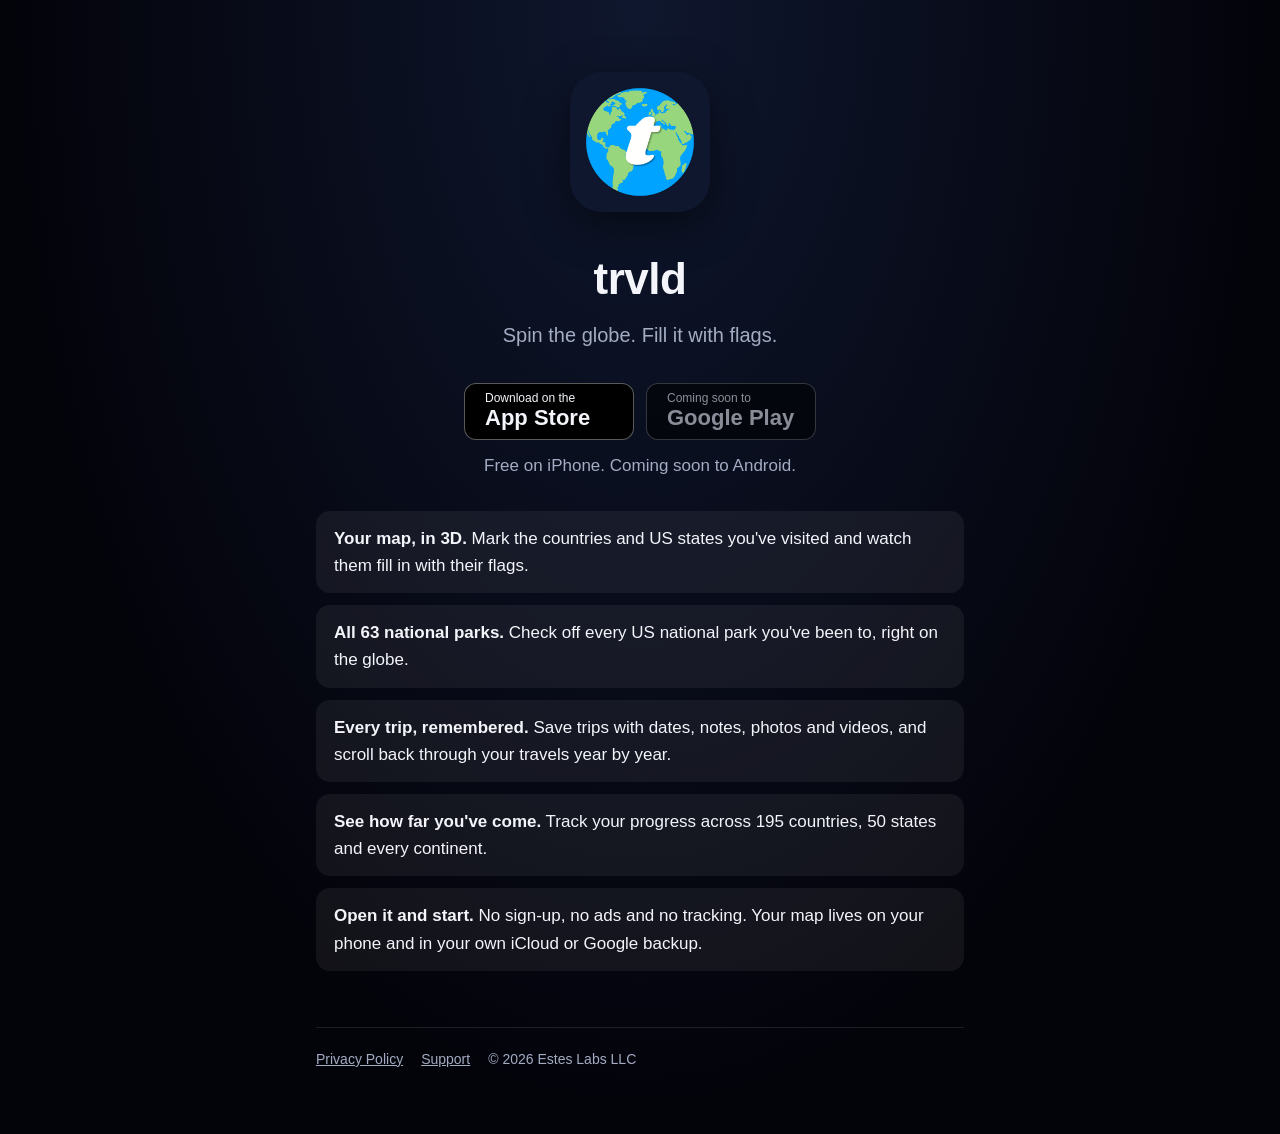
<file: index.html>
<!doctype html>
<html lang="en">
<head>
  <meta charset="utf-8">
  <meta name="viewport" content="width=device-width, initial-scale=1">
  <meta name="theme-color" content="#0f172e">
  <meta name="apple-itunes-app" content="app-id=6822110478">
  <title>trvld</title>
  <meta name="description" content="trvld is a 3D travel globe for tracking the countries, US states and national parks you've visited. Free on iPhone, coming soon to Android.">
  <link rel="icon" href="favicon.png">
  <link rel="apple-touch-icon" href="apple-touch-icon.png">
  <link rel="stylesheet" href="style.css">
</head>
<body>
  <main class="wrap">
    <section class="hero">
      <img src="logo.png" alt="trvld logo">
      <h1>trvld</h1>
      <p class="tag">Spin the globe. Fill it with flags.</p>
    </section>

    <div class="stores">
      <a class="store" href="https://apps.apple.com/app/id6822110478">
        <small>Download on the</small>App Store
      </a>
      <span class="store soon">
        <small>Coming soon to</small>Google Play
      </span>
    </div>
    <p class="free">Free on iPhone. Coming soon to Android.</p>

    <section class="features">
      <div><b>Your map, in 3D.</b> Mark the countries and US states you've visited and watch them fill in with their flags.</div>
      <div><b>All 63 national parks.</b> Check off every US national park you've been to, right on the globe.</div>
      <div><b>Every trip, remembered.</b> Save trips with dates, notes, photos and videos, and scroll back through your travels year by year.</div>
      <div><b>See how far you've come.</b> Track your progress across 195 countries, 50 states and every continent.</div>
      <div><b>Open it and start.</b> No sign-up, no ads and no tracking. Your map lives on your phone and in your own iCloud or Google backup.</div>
    </section>

    <footer>
      <a href="privacy.html">Privacy Policy</a>
      <a href="support.html">Support</a>
      <span>© 2026 Estes Labs LLC</span>
    </footer>
  </main>
</body>
</html>
</file>
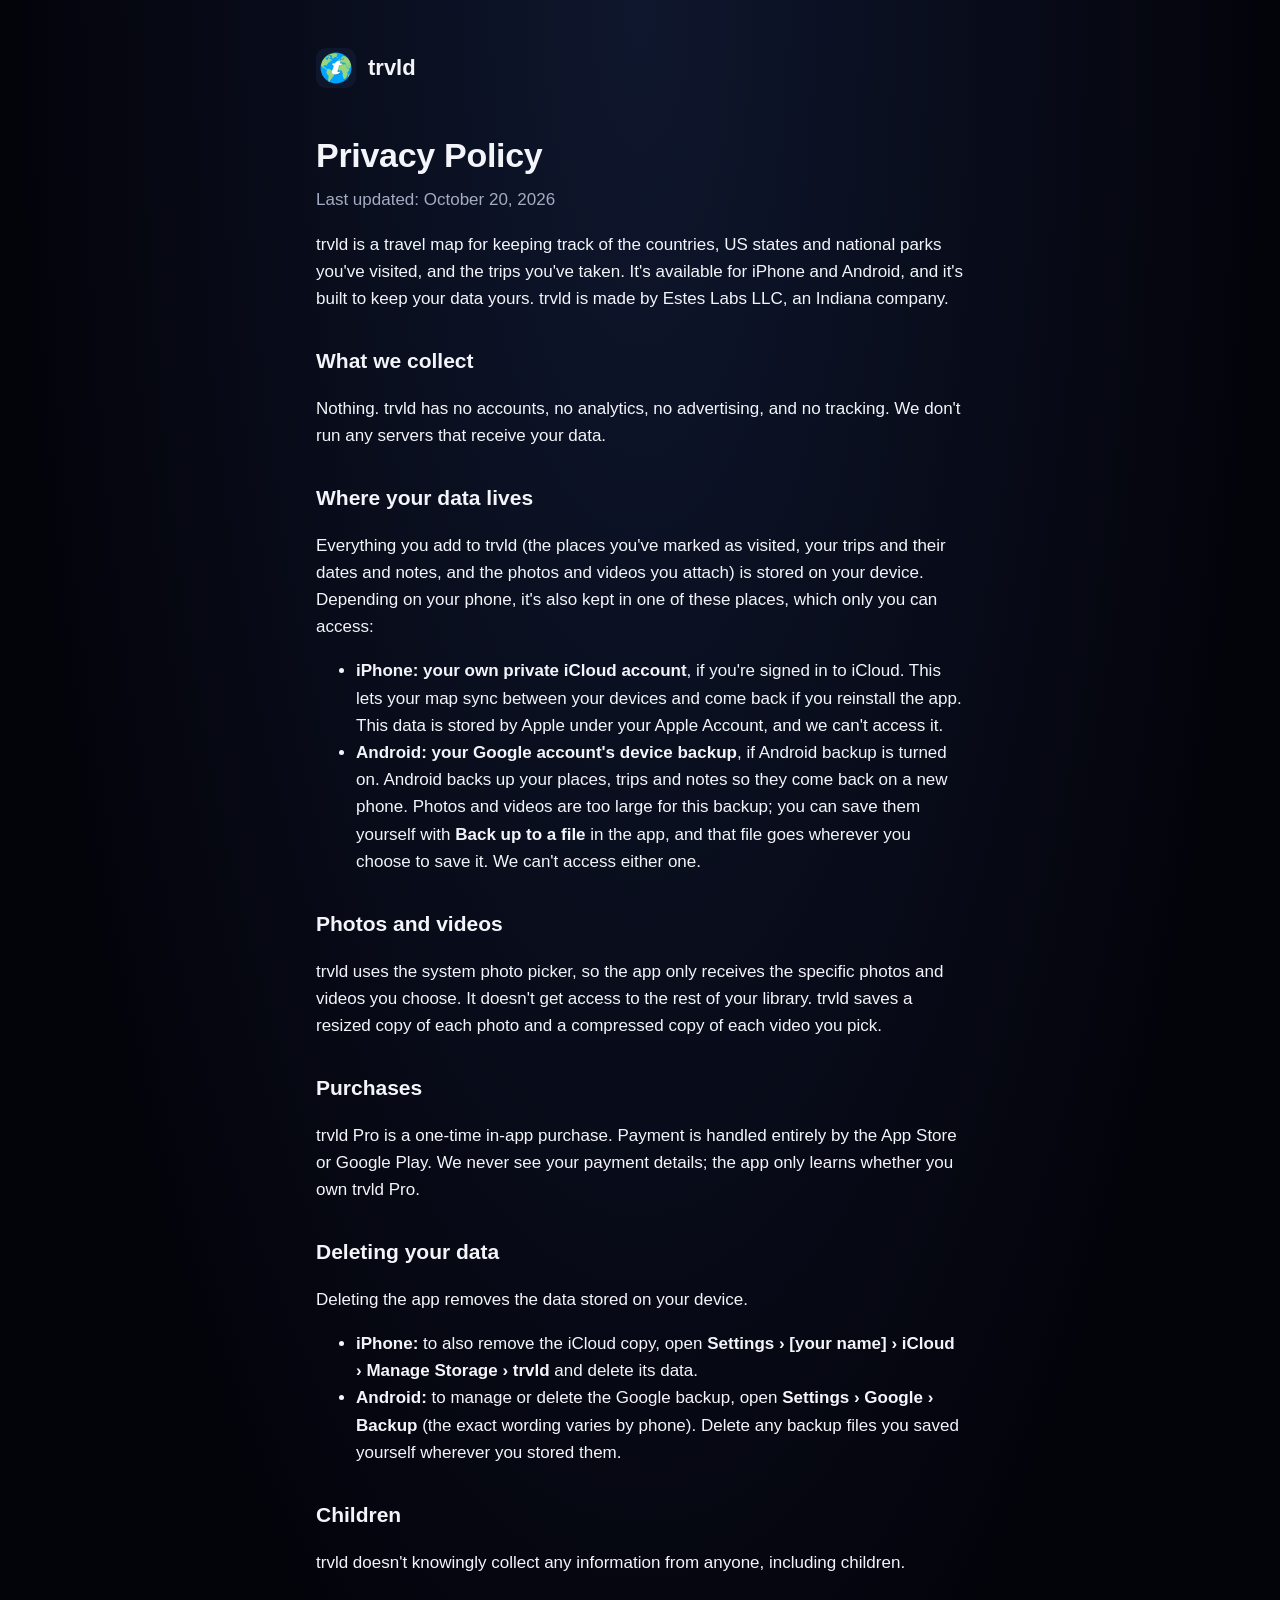
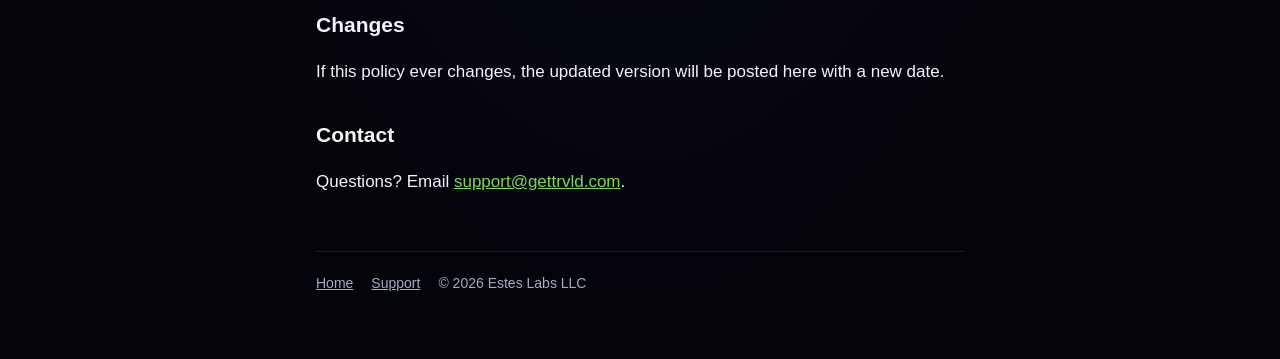
<file: privacy.html>
<!doctype html>
<html lang="en">
<head>
  <meta charset="utf-8">
  <meta name="viewport" content="width=device-width, initial-scale=1">
  <meta name="theme-color" content="#0f172e">
  <title>Privacy Policy · trvld</title>
  <link rel="icon" href="favicon.png">
  <link rel="stylesheet" href="style.css">
</head>
<body>
  <main class="wrap">
    <a class="brand" href="./" style="text-decoration:none"><header class="brand"><img src="logo.png" alt=""><span>trvld</span></header></a>

    <h1>Privacy Policy</h1>
    <p class="date">Last updated: October 20, 2026</p>

    <p>trvld is a travel map for keeping track of the countries, US states and national parks you've visited, and the trips you've taken. It's available for iPhone and Android, and it's built to keep your data yours. trvld is made by Estes Labs LLC, an Indiana company.</p>

    <h2>What we collect</h2>
    <p>Nothing. trvld has no accounts, no analytics, no advertising, and no tracking. We don't run any servers that receive your data.</p>

    <h2>Where your data lives</h2>
    <p>Everything you add to trvld (the places you've marked as visited, your trips and their dates and notes, and the photos and videos you attach) is stored on your device. Depending on your phone, it's also kept in one of these places, which only you can access:</p>
    <ul>
      <li><b>iPhone: your own private iCloud account</b>, if you're signed in to iCloud. This lets your map sync between your devices and come back if you reinstall the app. This data is stored by Apple under your Apple Account, and we can't access it.</li>
      <li><b>Android: your Google account's device backup</b>, if Android backup is turned on. Android backs up your places, trips and notes so they come back on a new phone. Photos and videos are too large for this backup; you can save them yourself with <b>Back up to a file</b> in the app, and that file goes wherever you choose to save it. We can't access either one.</li>
    </ul>

    <h2>Photos and videos</h2>
    <p>trvld uses the system photo picker, so the app only receives the specific photos and videos you choose. It doesn't get access to the rest of your library. trvld saves a resized copy of each photo and a compressed copy of each video you pick.</p>

    <h2>Purchases</h2>
    <p>trvld Pro is a one-time in-app purchase. Payment is handled entirely by the App Store or Google Play. We never see your payment details; the app only learns whether you own trvld Pro.</p>

    <h2 id="deleting">Deleting your data</h2>
    <p>Deleting the app removes the data stored on your device.</p>
    <ul>
      <li><b>iPhone:</b> to also remove the iCloud copy, open <b>Settings › [your name] › iCloud › Manage Storage › trvld</b> and delete its data.</li>
      <li><b>Android:</b> to manage or delete the Google backup, open <b>Settings › Google › Backup</b> (the exact wording varies by phone). Delete any backup files you saved yourself wherever you stored them.</li>
    </ul>

    <h2>Children</h2>
    <p>trvld doesn't knowingly collect any information from anyone, including children.</p>

    <h2>Changes</h2>
    <p>If this policy ever changes, the updated version will be posted here with a new date.</p>

    <h2>Contact</h2>
    <p>Questions? Email <a href="mailto:support@gettrvld.com">support@gettrvld.com</a>.</p>

    <footer>
      <a href="./">Home</a>
      <a href="support.html">Support</a>
      <span>© 2026 Estes Labs LLC</span>
    </footer>
  </main>
</body>
</html>
</file>
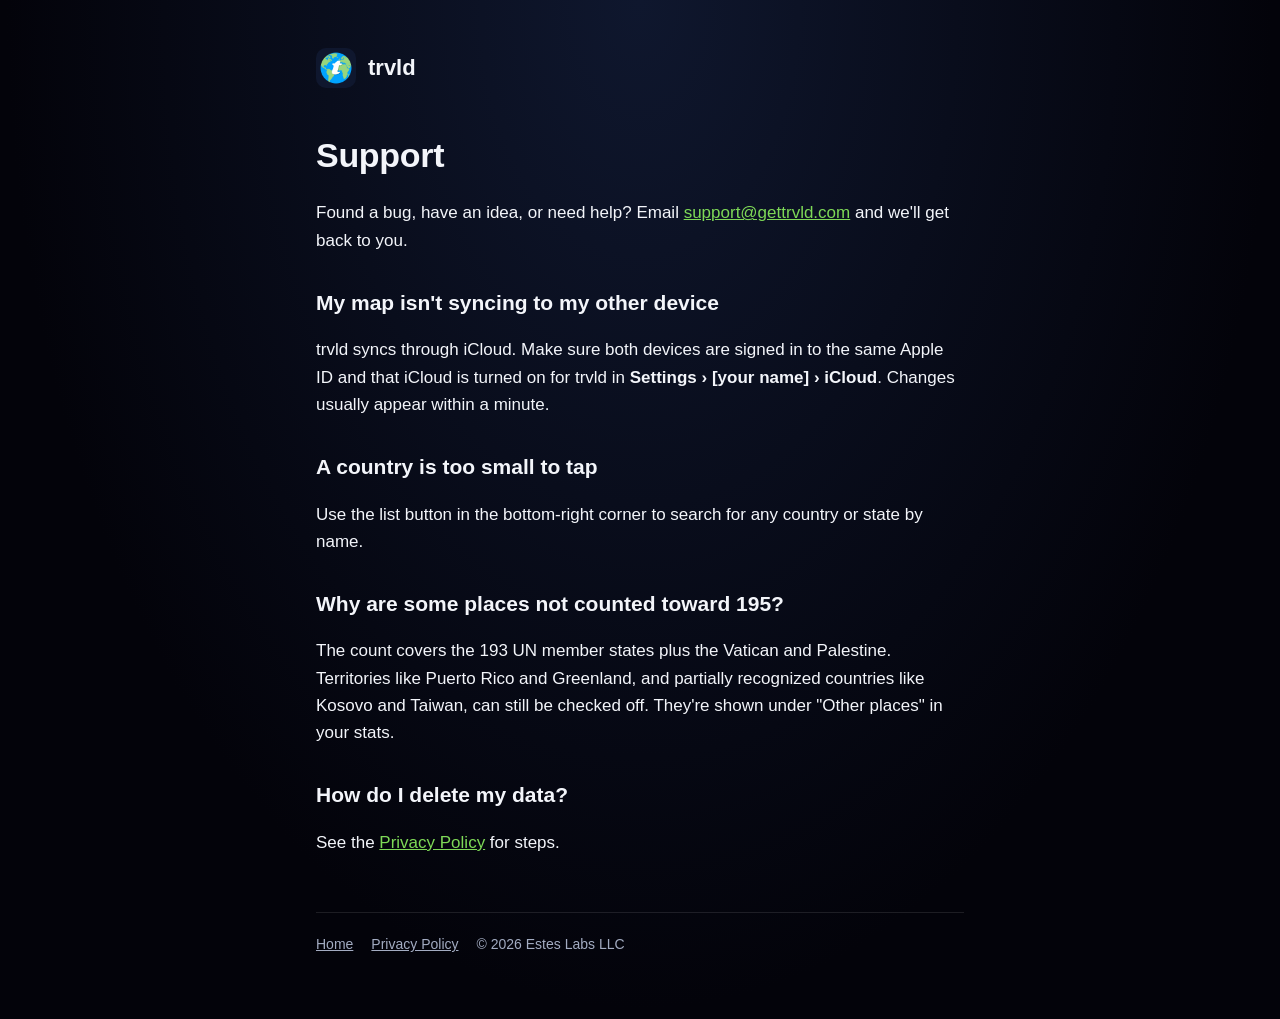
<file: support.html>
<!doctype html>
<html lang="en">
<head>
  <meta charset="utf-8">
  <meta name="viewport" content="width=device-width, initial-scale=1">
  <meta name="theme-color" content="#0f172e">
  <title>Support · trvld</title>
  <link rel="icon" href="favicon.png">
  <link rel="stylesheet" href="style.css">
</head>
<body>
  <main class="wrap">
    <a class="brand" href="./" style="text-decoration:none"><header class="brand"><img src="logo.png" alt=""><span>trvld</span></header></a>

    <h1>Support</h1>
    <p>Found a bug, have an idea, or need help? Email <a href="mailto:support@gettrvld.com">support@gettrvld.com</a> and we'll get back to you.</p>

    <h2>My map isn't syncing to my other device</h2>
    <p>trvld syncs through iCloud. Make sure both devices are signed in to the same Apple ID and that iCloud is turned on for trvld in <b>Settings › [your name] › iCloud</b>. Changes usually appear within a minute.</p>

    <h2>A country is too small to tap</h2>
    <p>Use the list button in the bottom-right corner to search for any country or state by name.</p>

    <h2>Why are some places not counted toward 195?</h2>
    <p>The count covers the 193 UN member states plus the Vatican and Palestine. Territories like Puerto Rico and Greenland, and partially recognized countries like Kosovo and Taiwan, can still be checked off. They're shown under "Other places" in your stats.</p>

    <h2>How do I delete my data?</h2>
    <p>See the <a href="privacy.html#deleting">Privacy Policy</a> for steps.</p>

    <footer>
      <a href="./">Home</a>
      <a href="privacy.html">Privacy Policy</a>
      <span>© 2026 Estes Labs LLC</span>
    </footer>
  </main>
</body>
</html>
</file>
<file: style.css>
:root {
  --bg: #0f172e;
  --bg-deep: #03030a;
  --text: #f3f5fa;
  --muted: #a3acc2;
  --accent: #7ed957;
  --card: rgba(255, 255, 255, 0.06);
}

* { box-sizing: border-box; }

/* The base color lives on html so Safari's overscroll, status bar and toolbar areas match the page. */
html {
  background: var(--bg-deep);
  color-scheme: dark;
}

body {
  margin: 0;
  min-height: 100vh;
  min-height: 100dvh;
  background: radial-gradient(ellipse at top, var(--bg), var(--bg-deep) 70%) no-repeat;
  color: var(--text);
  font: 17px/1.6 -apple-system, BlinkMacSystemFont, "SF Pro Text", "Segoe UI", Roboto, sans-serif;
}

a { color: var(--accent); }

.wrap {
  max-width: 680px;
  margin: 0 auto;
  padding: 48px 16px 64px;
}

header.brand {
  display: flex;
  align-items: center;
  gap: 12px;
  margin-bottom: 40px;
  text-decoration: none;
  color: var(--text);
}
header.brand img { width: 40px; height: 40px; border-radius: 10px; }
header.brand span { font-size: 22px; font-weight: 700; }

.hero { text-align: center; padding-top: 24px; }
.hero img { width: 140px; height: 140px; border-radius: 32px; box-shadow: 0 12px 40px rgba(0, 0, 0, 0.5); }
.hero h1 { font-size: 44px; margin: 24px 0 4px; letter-spacing: -0.5px; }
.hero p.tag { font-size: 20px; color: var(--muted); margin: 0 0 32px; }

.features { display: grid; gap: 12px; margin: 32px 0; text-align: left; }
.features div { background: var(--card); border-radius: 14px; padding: 14px 18px; }
.features b { color: var(--text); }

h1 { font-size: 34px; letter-spacing: -0.3px; margin: 0 0 4px; }
h2 { font-size: 21px; margin: 32px 0 6px; }
p.date { color: var(--muted); margin-top: 0; }

footer {
  margin-top: 56px;
  padding-top: 20px;
  border-top: 1px solid rgba(255, 255, 255, 0.1);
  color: var(--muted);
  font-size: 14px;
  display: flex;
  gap: 18px;
  flex-wrap: wrap;
}
footer a { color: var(--muted); }

.stores { display: flex; gap: 12px; justify-content: center; flex-wrap: wrap; }
.store {
  display: flex;
  flex-direction: column;
  min-width: 170px;
  padding: 8px 20px;
  border-radius: 12px;
  border: 1px solid rgba(255, 255, 255, 0.35);
  background: #000;
  color: var(--text);
  font-size: 22px;
  font-weight: 600;
  line-height: 1.15;
  text-decoration: none;
}
.store small { font-size: 12px; font-weight: 400; }
.store:hover { border-color: var(--accent); }
.store.soon { opacity: 0.55; }
.store.soon:hover { border-color: rgba(255, 255, 255, 0.35); }
p.free { text-align: center; color: var(--muted); margin: 12px 0 0; }
</file>
